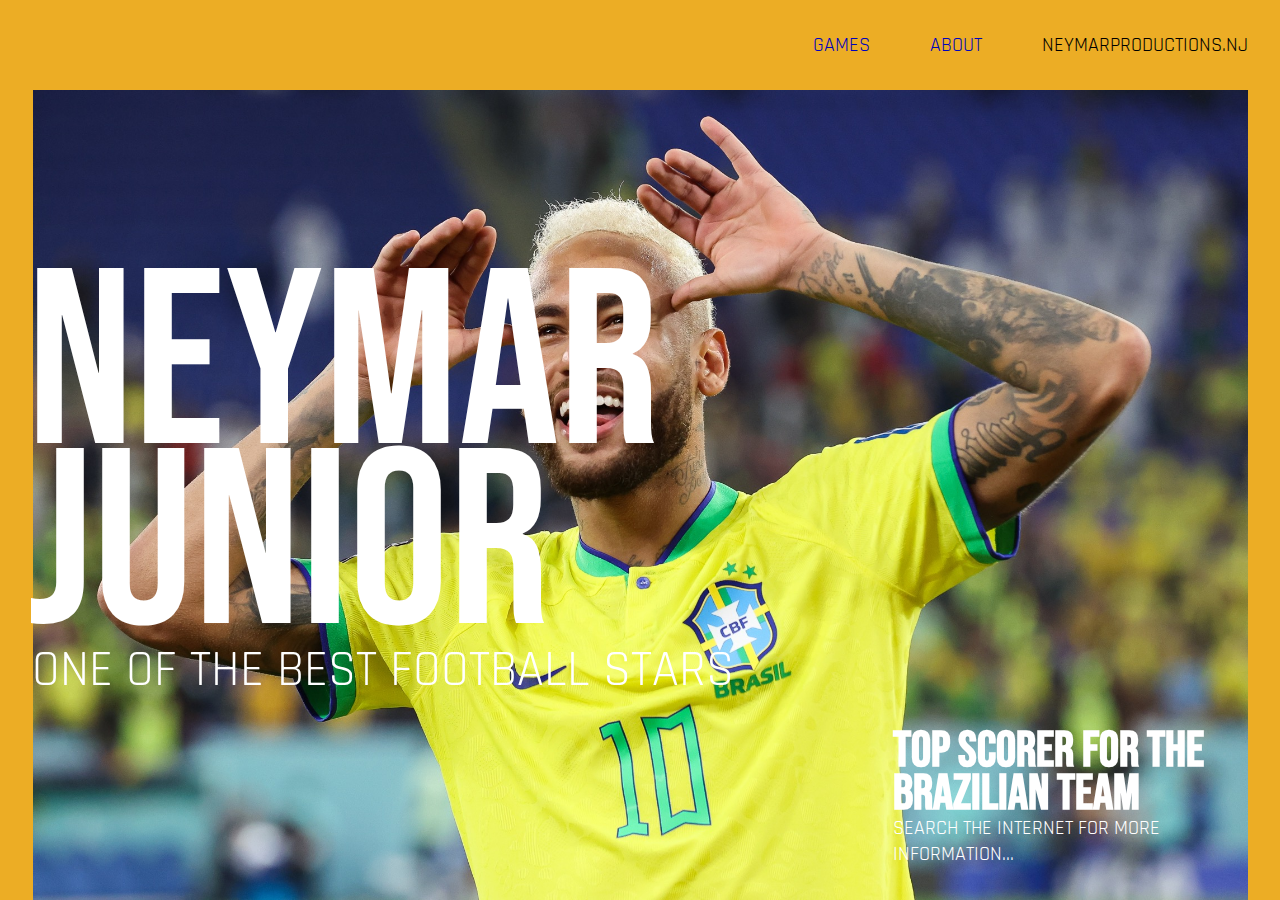
<file: Hideo/index.html>
<!DOCTYPE html>
<html lang="pt-br">
<head>
    <meta charset="UTF-8">
    <meta name="viewport" content="width=device-width, initial-scale=1.0">
    <link rel='shortcut icon' href='./image/logo.png' />
    <link rel='stylesheet' href='./css/index.css' />
    <title>Neymar Junior | Neymar Productions</title>
</head>
<body>
    <section>
        <header class='menu'>
            <nav>
                <a href="#" id='logo'>
                    
                </a>
                <div>
                    <a href="https://www.techtudo.com.br/dicas-e-tutoriais/2023/09/al-ittihad-x-al-hilal-ao-vivo-onde-assistir-a-estreia-de-neymar-jr-online-edsoftwares.ghtml" target="_blank">
                        GAMES
                    </a>
                    <a href="https://observatoriodegames.uol.com.br/playstation/ps5/em-comemoracao-a-vitoria-do-brasil-sobre-uruguai-neymar-exibe-seu-ps5" target="_blank">
                        ABOUT
                    </a>
                    <a href="https://pt.wikipedia.org/wiki/Neymar#:~:text=Neymar%20iniciou%20sua%20carreira%20nas,maior%20revela%C3%A7%C3%A3o%20do%20Campeonato%20Paulista." target="_blank">
                        NEYMARPRODUCTIONS.NJ
                    </a>
                </div>
            </nav>
        </header>
        <main class='corpo'>
            <div class="perfil">
                <div class='text'>
                    <span>
                        Neymar Junior
                    </span>
                    <span>
                        ONE OF THE BEST FOOTBALL STARS
                    </span>
                </div>
                <div class='preview'>
                    <article>
                        
                        <main>
                            <h1>Top scorer for the Brazilian team</h1>
                            <a href="#">
                                <span>SEARCH THE INTERNET FOR MORE INFORMATION...</span>
                            </a>
                        </main>
                    </article>
                </div>
            </div>
        </main>
    </section>
</body>
</html>
</file>
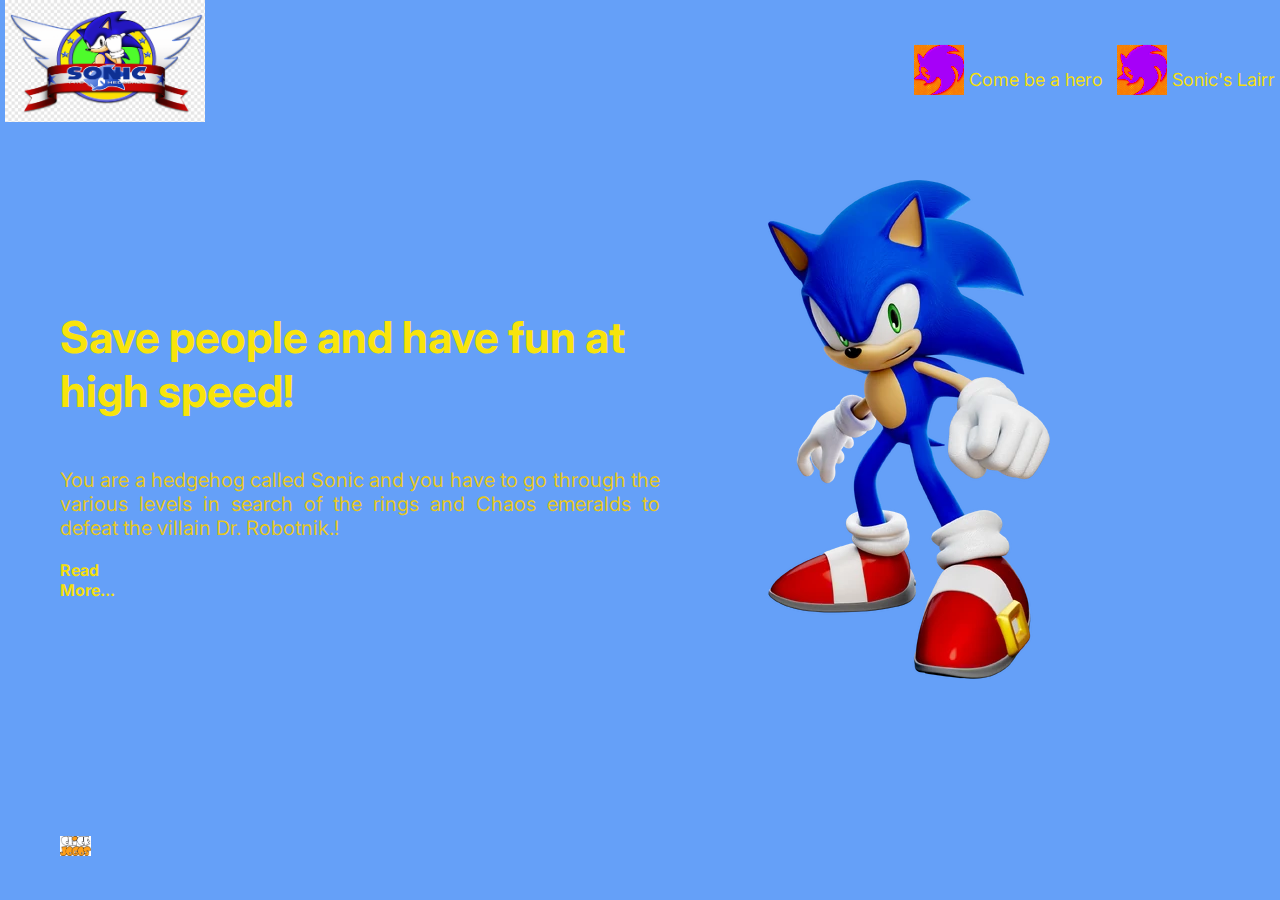
<file: Landing/index.html>
<!DOCTYPE html>
<html lang="pt-br">
<head>
    <meta charset="UTF-8">
    <meta name="viewport" content="width=device-width, initial-scale=1.0">
    <link rel='shortcut icon' href='./image/iconTab.png' />
    <title>Super Sonic</title>
    <link rel='stylesheet' href='./css/index.css' />
</head>
<body>
    <section class='landing'>
        <nav>
            <a href="" id='logo'>
                <img src='./image/logo.sonic.png' alt='logo' />
            </a>
            <div>
                <a href=""><img src="./image/sonic.012.png" alt=""> Come be a hero</a>
                <a href=""><img src="./image/sonic.012.png" alt=""> Sonic's Lairr</a>
                
            </div>
        </nav>
        <main>
            <article>
                <div>
                    <h1>Save people and have fun at high speed!</h1>
                    <p> You are a hedgehog called Sonic and you have to go through the various levels in search of the rings and Chaos emeralds to defeat the villain Dr. Robotnik.!</p>
                    <a href="">Read More...</a>
                </div>
                <footer>
                    <a href="https://www.clickjogos.com.br/jogos-do-sonic/" target="_blank">
                        <img src="./image/click.imagem.webp" alt="clickjogos">
                    </a>
                    <a href="SONIC"></a>
                </footer>
            </article>
            <div id="character">
                <img src="./image/SONIC.ANIMA.webp" alt="">
            </div>
           
        </main>
    </section>
</body>
</html>
</file>
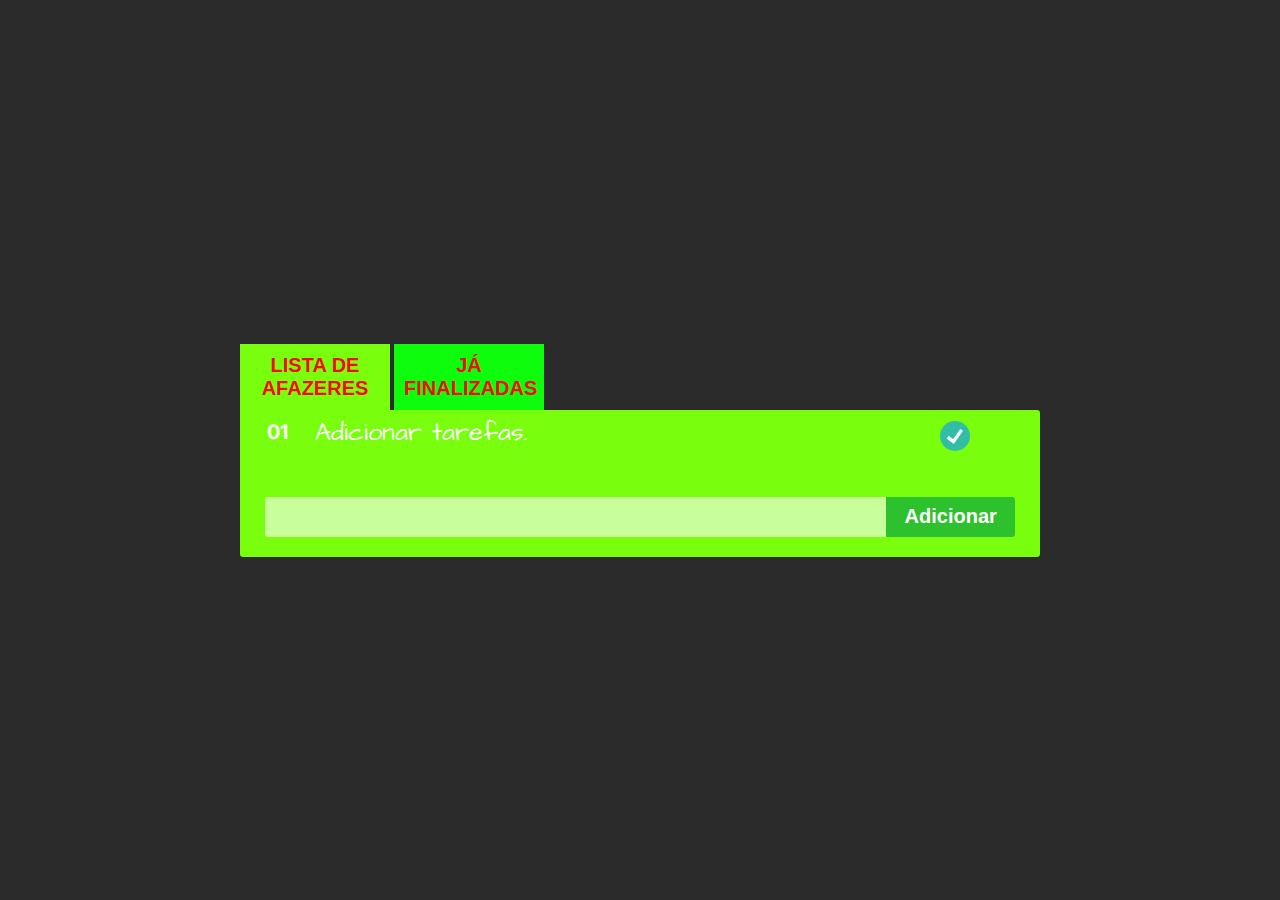
<file: Lista/index.html>
<!DOCTYPE html>
<html lang='pt-br'>
    <head>
        <meta charset='utf-8' />
        <meta name="viewport" content="width=device-width, initial-scale=1.0">
        <title>Lista</title>
        <script src='./javascript/index.js' defer ></script>
        <link rel='stylesheet' href='./css/index.css' />
    </head>
    <body>
        <main class="container">
            <nav>
                <button class="tab-button" onclick="LoadList(JSON.parse(localStorage.getItem('lists')).tasks);" id='tasks'> LISTA DE AFAZERES</button>
                <button class="tab-button" onclick="LoadList(JSON.parse(localStorage.getItem('lists')).complete, false);" id='complete'>JÁ FINALIZADAS</button>
            </nav>
            <ul class="list-container">
                <li class="list-item">
                    <h2>1</h2>
                    <span>Titulo 1</span>
                    <button class="list-item-complete">X</button>
                </li>
            </ul>
            <form onsubmit="AddTask()" action="" id='addTask'>
                <div class="list-item">
                    <input type="text" name="" id="item" required>
                    <button type="submit">Adicionar</button>
                </div>
            </form>
        </main>
    </body>
</html>
</file>
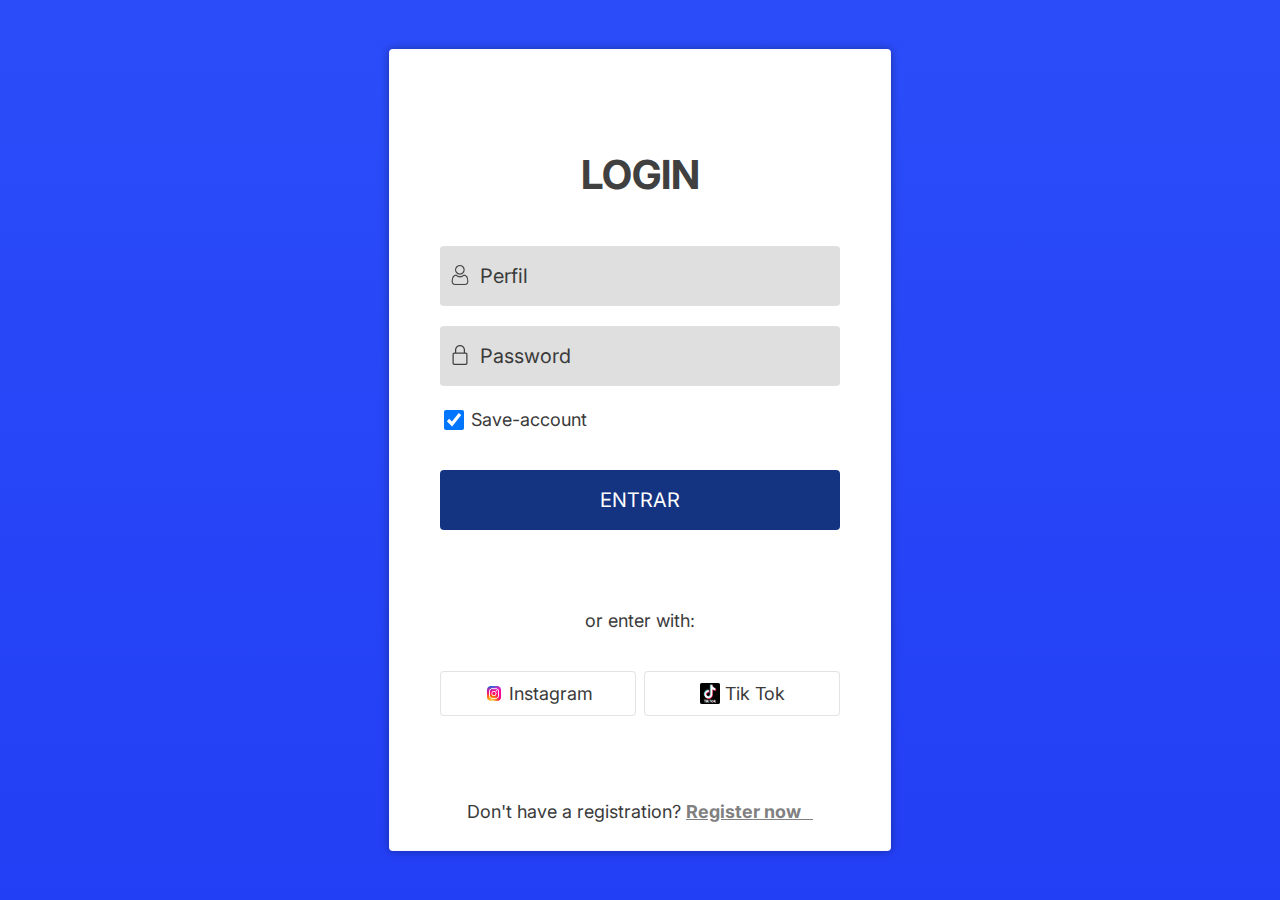
<file: Login/index.html>
<!DOCTYPE html>
<html lang='pt-br'>
    <head>
        <meta name="viewport" content="width=device-width, initial-scale=1.0">
        <meta charset='UTF-8' />
        <title>Formulario | Site</title>
        <link rel='stylesheet' href='./index.css'/>
    </head>
    <body>
        <main class='login'>
            <section>
                <form onsubmit="alert('Logged in successfully!')" method="GET">
                    <h1>LOGIN</h1>
                    <img src='./image/user.png' id='user-img' alt='Usuario'/>
                    <input type='text' id='user' placeholder='Perfil' required/>
                    <img src='./image/lock.png' id='password-img' alt='Cadeado'/>
                    <input type='password' id='password' placeholder='Password' required/>
                    <input type="checkbox" checked id='remember' />
                    <span>Save-account</span>
                    <input type='submit' value='ENTRAR' />
                    <span>or enter with:</span>
                    <div>
                        <button id='google'><div><img src='./image/INSTAGRAM.avif' alt='Logo Instagram' /><span>Instagram</span></div></button>
                        <button id='google'><div><img src='./image/TIKTOK.png' alt='Logo Tik Tok' /><span>Tik Tok</span></div></button>
                    </div>
                    <span>Don't have a registration? <a href='#'>Register now&nbsp;&nbsp;&nbsp;</a></span>
                </form>
            </section>
        </main>
    </body>
</html>
</file>
<file: Hideo/css/index.css>
@import url('https://fonts.googleapis.com/css2?family=Rajdhani&display=swap');
@import url('https://fonts.googleapis.com/css2?family=Bebas+Neue&display=swap');
:root{
    --main-color: #ecad25;
    --text-color: #0003be;
    --text-color-2: white;
    
    --text-size-title: 250px;
    --text-size-subtitle: 50px;
    --text-size-links: 20px;
}
body{
    margin: 0px;
    padding: 0px;
    height: 100vh;
}
section{
    height: 100vh;
    background: var(--main-color);
    display: flex;
    flex-direction: column;
    align-items: center;
}

.menu{
    width: 95%;
    height: 10%;
}
.menu nav{
    height: 100%;
    display: flex;
    justify-content: space-between;
    align-items: center;
}
.menu nav a{
    font-size: var(--text-size-links);
    font-family: 'Rajdhani';
    color: var(--text-color);
    text-decoration: none;
    margin-left: 55px;
}
.menu nav a:hover{
    color: var(--text-color-2);
}
.menu nav a:last-of-type{
    color: var(--highlight-color);
}
.menu nav a:last-of-type:hover{
    color: var(--text-color-2);
}
#logo{
    margin: 0;
}
#logo img{
    height: 90px;
    filter: invert();
}
.corpo{
    height: 90%;
    position: relative;
    width: 95%;
    display: flex;
    flex-direction: row;
    justify-content: space-between;
    margin: 0;
    padding: 0;
}
.perfil{
    width: 100%;
    color: var(--text-color-2);
    display: flex;
    flex-direction: row;
    justify-content: center;
    background-image: url('../image/NJ.jpeg');
    background-size: contain;
    background-repeat: no-repeat;
    background-position: right bottom;
}
.text{
    align-self: center;
    display: flex;
    flex-direction: column;
    width: 70%;
}
.text span:nth-of-type(1){
    font-family: 'Bebas Neue';
    font-size: var(--text-size-title);
    line-height: 180px;
    margin: 0;
    padding: 0;
    transform: translateX(-5px);
}
.text span:nth-of-type(2){
    font-family: 'Rajdhani';
    font-size: var(--text-size-subtitle);
    color: var(--highlight-color)
}
.text span:nth-of-type(2)::after{
    display: block;
    content: "";
    transform: translateX(-10%);
    width: 50%;
    height: 10px;
    background-color: var(--highlight-color);
}
.preview{
    height: auto;
    width: 30%;
    height: 100%;
    display: flex;
    justify-content: flex-end;
    align-items: flex-end;
}
.preview article{
    height: 70px;
    margin-bottom: 100px;
    display: flex;
    align-items: flex-start;
    color: var(--text-color-2);
}
.preview article main{
    font-family: 'Bebas Neue';
    padding: 0 10px;
    display: flex;
    flex-direction: column;
    justify-content: flex-start;
    align-items: flex-start;
}
.preview article img{
    height: 70px;
    border-radius: .35rem;
}
.preview article main h1{
    vertical-align: bottom;
    line-height: 85%;
    height: 70%;
    font-size: var(--text-size-subtitle);
    margin: 0;
}
.preview article main a{
    color: var(--highlight-color);
    text-decoration: none;
}
.preview article main a:hover{
    color: var(--text-color-2);
}
.preview article main a span{
    width: auto;
    display: block;
    font-family: 'Rajdhani';
    font-size: var(--text-size-links);
    margin: 0;
    padding: 0;
}
@media only screen and (max-width: 600px) {
    :root{
        --main-color: #191919;
        --text-color: #c5c7c7;
        --text-color-2: white;
        --highlight-color: #324bcb;
        --text-size-title: 100px;
        --text-size-subtitle: 30px;
        --text-size-links: 15px;
    }
    #logo{
        height: 100%;
        display: flex;
        align-items: center;
    }
    #logo img{
        height: 90%;
    }
    .menu nav div{
        width: 100%;
        display: flex;
        flex-direction: row;
        justify-content: space-evenly;
    }
    .menu nav a{
        font-size: var(--text-size-links);
        font-family: 'Rajdhani';
        color: var(--text-color);
        text-decoration: none;
        margin-left: 25px;
    }
    .menu nav a:nth-of-type(3){
        display: none;
    }
    .corpo{
        justify-content: flex-start;
        align-items: flex-start;
    }
    .perfil{
        height: 100%;
        justify-content: flex-start;
        align-items: flex-start;
    }
    .text{
        align-self: center;
        display: flex;
        flex-direction: column;
        width: 95%;
        height: 95%;
    }
    .text span:nth-of-type(1){
        font-family: 'Bebas Neue';
        font-size: var(--text-size-title);
        line-height: 80px;
    }
    .text span:nth-of-type(2)::after{
        display: block;
        content: "";
        transform: translateX(-36%);
        width: 70%;
        height: 10px;
        background-color: var(--highlight-color);
    }
    .preview{
        display: none;
    }
}
</file>
<file: Landing/css/index.css>
@import url('https://fonts.googleapis.com/css2?family=Inter&display=swap');
        :root{
            --bg-color: rgb(101, 160, 248);
            --text-color: #f9e106fd;
            --text-color-hover: #ede7b3;
            --text-menu-size: 18px;
            --text-title-size: 44px;
            --text-subtitle-size: 20px;
            --text-subtitle-color: #f3cc09ea;
        }
        body{
            font-family: 'Inter';
            margin:0;
            padding: 0;
            background: var(--bg-color);
            
        }
        .landing{
            width: 100%;
            height: 100vh;
            display: flex;
            flex-direction: column;

        }
        .landing nav{
            z-index: 2;
            height: auto;
            display: flex;
            flex-direction: row;
            justify-content: space-between;
            align-items: center;
            width: 100%;
        }
        .landing nav div a{
            position: relative;
            margin: 0px 5px;
            text-decoration: none;
            font-size: var(--text-menu-size);
            color: var(--text-color);
            transition: .2s color ease-in-out;
        }
        .landing nav div a:hover{
            color: var(--text-color-hover);
        }
        .landing nav div a img{
            transition: .2s filter ease-in-out;
            filter: invert(16%) sepia(70%) saturate(4646%) hue-rotate(345deg) brightness(89%) contrast(121%);
            transform: translateY(18%);
            width: 50px;
        }
        .landing nav div a:hover img{
            filter: invert(100%) sepia(17%) saturate(1607%) hue-rotate(292deg) brightness(112%) contrast(108%);        }

        #logo{
            margin: 0px 5px;
        }
        #logo img{
            width: 200px;
        }
        .landing main{
            height: 100%;
            display: flex;
            flex-direction: row;
        }
        .landing main article{
            display: flex;
            flex-direction: column;
            justify-content: center;
            align-self: center;
            margin: 0 60px;
            max-width: 600px;
            height: 100%;
        }
        .landing main article div{
            flex: 6;
            display: flex;
            flex-direction: column;
            justify-content: center;
        }
        .landing main article div h1{
            font-size: var(--text-title-size);
            color:#f8e40b;
        }
        .landing main article div p{
            color: var(--text-subtitle-color);
            font-size: var(--text-subtitle-size);
            text-align: justify;
        }
        .landing main article div a{
            color: var(--text-color);
            font-size: var(--text-subtitle-size) -2;
            text-decoration: none;
            font-weight: bold;
            width: 80px;
        }
        .landing main article div a:hover{
            color: var(--text-color-hover);
        }
        .landing main article footer{
            display: flex;
            align-items: flex-end;
            flex: 1;
            margin-bottom: 40px;
        }
        .landing main article footer a img{
            max-height: 20px;
        }
        .landing main div{
            width: 100%;
        }
        #bg{
            overflow: hidden;
        }
        #bg img{
            z-index: 1;
            width: 100%;
            height: 100%;
            object-fit: cover;
            filter: opacity(.5);
           
            
        }
        #character{
            z-index: 1;
            position: absolute;
            top: 20%;
            left: 60%;
            width: auto;
            animation: Mario 1s infinite alternate ease-in-out;
        }
        @keyframes Mario{
            from {
                transform: rotate(-.5deg);
            }
            to {
                transform: rotate(.5deg);
            }
        }
</file>
<file: Lista/css/index.css>
@import url('https://fonts.googleapis.com/css2?family=Architects+Daughter&family=Inter&display=swap');
:root{
    --text-color-1: rgb(247, 10, 10);
    --bg-color: #2b2b2b;
    --main-container-color: #b5179e;
    --color1: #f72585;
    --color2: #0dfd0d;
    --color3: #023f07;
    --color4: #79fe0d;
    --radius: .20rem;
}
body{
    font-family: 'Inter';
    padding: 0;
    margin: 0;
    background: var(--bg-color);
    color: white;
    min-height: 100vh;
    display: flex;
    flex-direction: column;
    justify-content: center;
    align-items: center;
}
.tab-button{
    outline: none;
    border: none;
    padding: 10px;
    width: 150px;
    color: var(--text-color-1);
    background: var(--color2);
    font-size: 20px;
    font-weight: bold
}
.tab-button:disabled{
    background: var(--color4);
}
.container{
    margin: 0 20px;
    width: 800px;
}
.list-container{
    margin: 0;
    padding: 0px;
    background: var(--color4);
    border-top-right-radius: var(--radius);
}
.list-container .list-item:nth-child(even){
    background: rgba(0, 0, 0, 0.152);
}
.list-item{
    display: flex;
    justify-content: space-between;
    align-content: center;
    padding: 10px 0px;
    margin: 0;
}
.list-item h2{
    text-align: center;
    font-size: 20px;
    margin: 0 10px;
    width: 10%;
}
.list-item span{
    font-size: 25px;
    line-height: 25px;
    width: 100%;
    font-family: 'Architects Daughter';
}
#addTask{
    margin: 0;
    padding: 20px 5px 10px;
    background: var(--color4);
    border-bottom-left-radius: var(--radius);
    border-bottom-right-radius: var(--radius);
}
#addTask button{
    width: 20%;
    border: none;
    height: 40px;
    font-weight: bold;
    font-size: 20px;
    border-top-right-radius: var(--radius);
    border-bottom-right-radius: var(--radius);
    color: white;
    padding: 0 10px;
    margin-right: 20px;
    background: rgb(45, 194, 45);
}
#addTask button:hover{
    background: rgb(71, 221, 71);
}
.list-item input{
    width: 100%;
    border: none;
    padding: 0;
    margin: 0;
    margin-left: 20px;
    background: rgba(255, 255, 255, 0.59);
    border-top-left-radius: var(--radius);
    border-bottom-left-radius: var(--radius);
    outline: none;
    text-indent: 10px;
    color: white;
    font-size: 20px;
    font-family: 'Architects Daughter';
}

.list-item-complete{
    position: relative;
    text-align: center;
    border: none;
    background-color: transparent;
    color: white;
    font-size: 20px;
    font-weight: bold;
    margin: 0 8%;
    outline: none;
}
.list-item-complete img{
    position: relative;
    height: 30px;
    width: 30px;
}
.list-item-complete img:hover{
   filter: saturate(150%);
}
.list-item-delete{
    position: relative;
    text-align: center;
    border: none;
    background-color: transparent;
    color: white;
    font-size: 20px;
    font-weight: bold;
    margin: 0 1%;
    outline: none;
}
.list-item-delete img{
    position: relative;
    height: 30px;
    width: 30px;
}
.list-item-delete img:hover{
   filter: saturate(150%);
}
.list-item-readd{
    position: relative;
    text-align: center;
    border: none;
    background-color: transparent;
    color: white;
    font-size: 20px;
    font-weight: bold;
    margin: 0 4%;
    margin-left: 0%;
    outline: none;
}
.list-item-readd img{
    position: relative;
    height: 30px;
    width: 30px;
}
.list-item-readd img:hover{
   filter: saturate(150%);
}
</file>
<file: Login/index.css>
@import url('https://fonts.googleapis.com/css2?family=Inter&display=swap');            
:root{
    --main-bg-color: rgb(255, 255, 255);
    --main-text-color: rgb(64, 64, 64);
    --radius: .25rem;
    --login-input-color: rgba(0, 0, 0, 0.124);
    --login-text-color: rgb(58, 58, 58);
    --login-input-height: 60px;
    --login-input-width: 100%;
}
body{
    font-family: 'Inter';
    margin: 0;
    padding: 0;
    width: 100vw;
    height: 100vh;
    background: rgb(50, 66, 246);
    background: linear-gradient(180deg, rgb(43, 77, 249) 0%, rgb(35, 63, 245) 100%);
}
.login{
    flex: 1;
    color: var(--main-text-color);
}
.login section{
    position: absolute;
    top: 50%;
    left: 50%;
    transform: translate(-50%, -50%);
    width: 500px;
    height: 800px;
    background-color: var(--main-bg-color);
    border-radius: var(--radius);
    border: solid 1px rgba(0, 0, 0, 0.029);
    box-shadow: 0px 0px 10px rgba(0, 0, 0, 0.33);
}
.login form{
    position: relative;
    display: block;
    width: 80%;
    height: 80%;
    margin: auto;
    margin-top: 20%;
    padding: 0;
}
.login h1{
    margin-top: 0;
    font-size: 40px;
    text-align: center;
}
.login input{
    font-family: 'Inter';
    margin-top: 20px;
    border: none;
    font-size: 20px;
    color: var(--login-text-color);
    border-radius: var(--radius);
    height: var(--login-input-height);
    width: var(--login-input-width);
}
.login input[type=submit]{
    display: block;
}
.login input[type=text], input[type=password]{
    background: var(--login-input-color);
    text-indent: 40px;
    margin: auto;
    margin-top: 20px;
    padding: 0;
    outline: none;
    border: 0;
}
.login input[type=submit]{
    margin-top: 40px;
    background: #143381;
    color: white;
    transition: background .3s;
}
.login input[type=submit]:hover{
    background: #070a5f;
}
.login #user-img, #password-img{
    position: absolute;
    transform: translate(50%, 195%);
    width: 20px;
    height: 20px;
}
.login input::placeholder{
    color: var(--login-text-color);
    font-size: 20px;
}
.login input[type=checkbox]{
    height: 20px;
    width: 20px;
    transform: translateY(20%);
}
.login span{
    font-family: 'Inter';
    font-size: 18px;
    color: var(--login-text-color);
}
.login span:nth-of-type(2){
    margin-top: 80px;
    margin-bottom: 40px;
    display: block;
    text-align: center;
}
.login span:nth-of-type(3){
    position: absolute;
    width: 100%;
    bottom: -5%;
    display: block;
    text-align: center;
}
.login span:nth-of-type(3) a{
    color: rgb(128, 128, 128);
    font-weight: bold;
}
.login span:nth-of-type(3) a:hover{
    font-weight: normal;
}
.login form div{
    width: 100%;
    display: flex;
    justify-content: space-between;
}
.login button{
    border-radius: var(--radius);
    border: 1px solid rgba(63, 63, 63, 0.145);
    background-color: white;
    width: 49%;
    height: 45px;
    transition: background .3s;
}
.login button:hover{
    background-color: var(--login-input-color);
}
.login button div{
    justify-content: center;
    margin: auto;
}
.login button img{
    width: 20px;
    margin-right: 5px;
}

@media only screen and (max-width: 600px){
    .login section{
        width: 80vw;
        height: auto;
        padding-bottom: 110px;
    }
    .login h1{
        margin-bottom: 0;
    }
    .login form{
        margin-top: 5%;
    }
    .login input{
        margin-top: 5px;
    }
    .login input[type=submit]{
        margin-top: 10px;
    }
    .login #user-img{
        position: absolute;
        transform: translate(50%, 195%);
        width: 20px;
        height: 20px;
    }
    .login #password-img{
        position: absolute;
        transform: translate(50%, 125%);
        width: 20px;
        height: 20px;
    }
    .login button{
        overflow: hidden;
    }
    .login button div span{
        font-size: 14px;
    }
    .login span:nth-of-type(2){
        margin-top: 20px;
        margin-bottom: 10px;
        display: block;
        text-align: center;
    }
    .login span:nth-of-type(3){
        position: absolute;
        width: 100%;
        bottom: -20%;
        display: block;
        text-align: center;
    }
}
</file>
